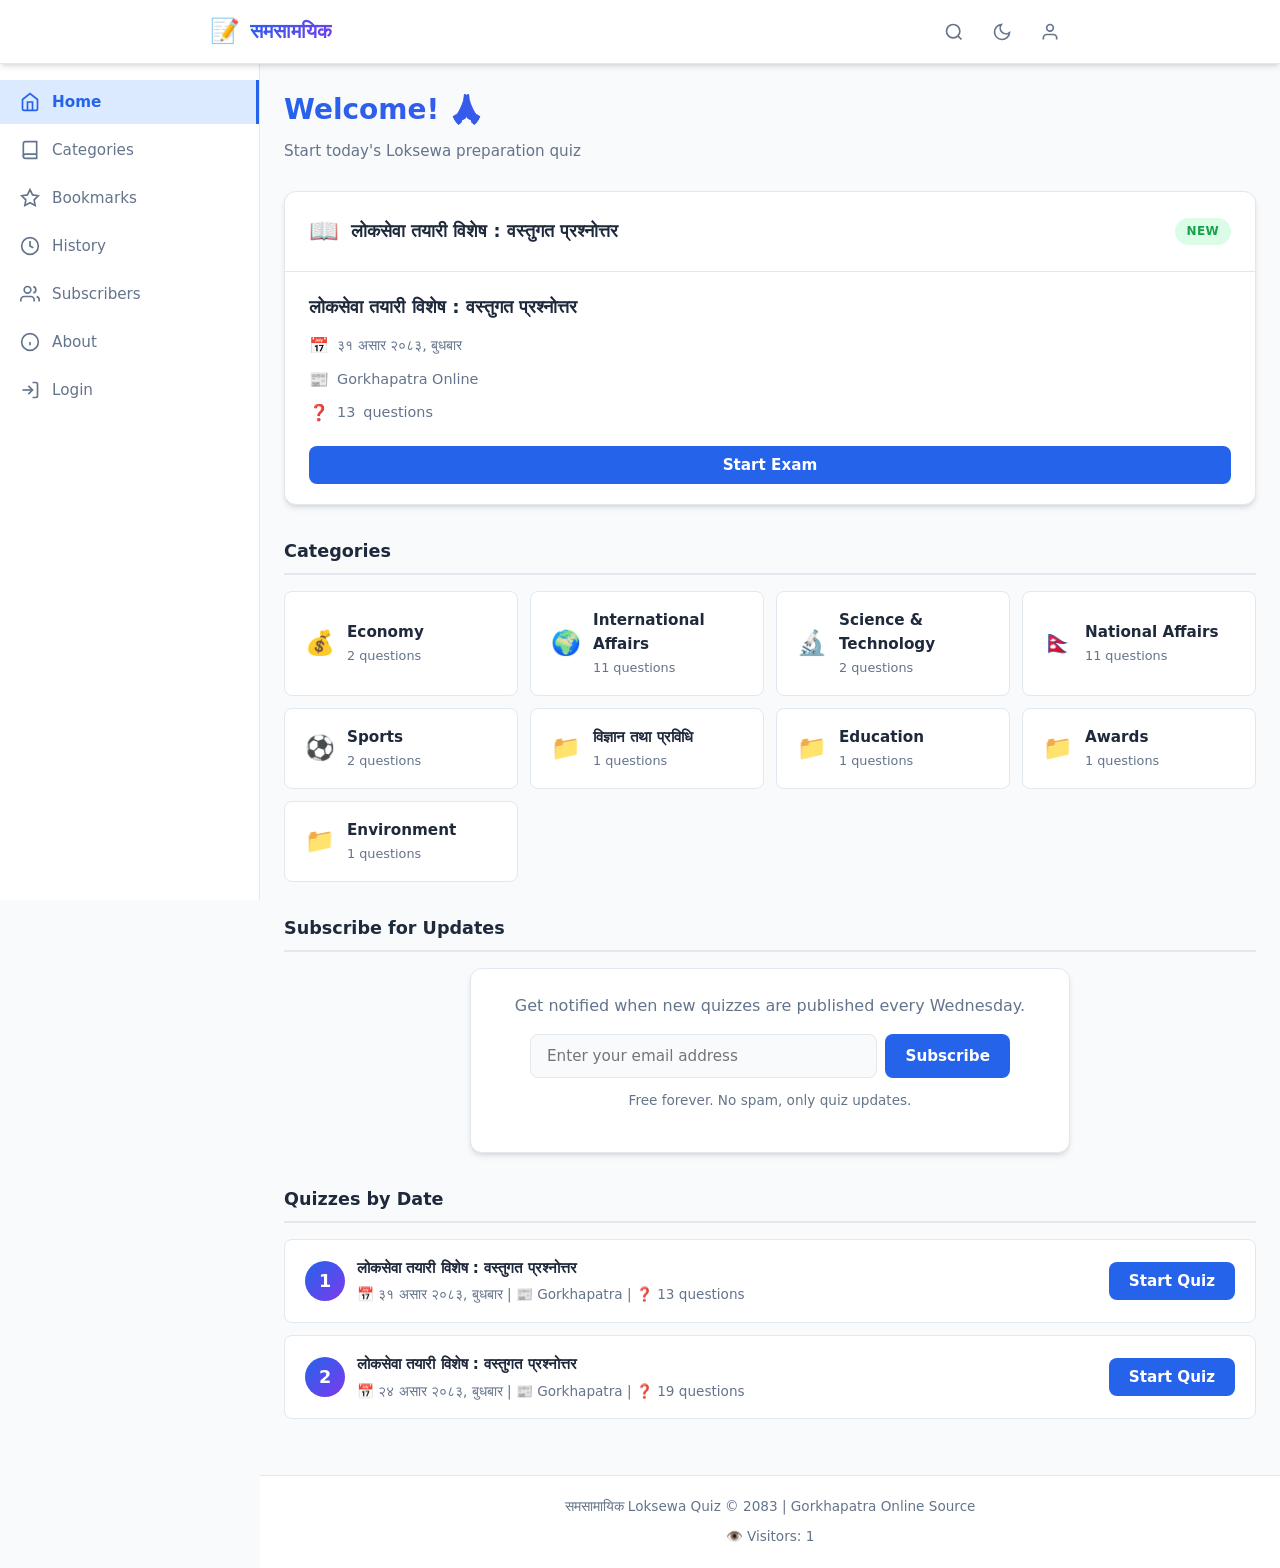
<file: docs/index.html>
<!DOCTYPE html>
<html lang="en">
<head>
  <meta charset="UTF-8">
  <meta name="viewport" content="width=device-width, initial-scale=1.0">
  <title>समसामयिक - Loksewa Quiz</title>
  <link rel="stylesheet" href="css/style.css">
  <link rel="stylesheet" href="css/dashboard.css">
  <link rel="stylesheet" href="css/quiz.css">
  <link rel="stylesheet" href="css/result.css">
  <link rel="manifest" href="manifest.json">
  <meta name="theme-color" content="#2563eb">
  <link rel="icon" href="data:image/svg+xml,<svg xmlns='http://www.w3.org/2000/svg' viewBox='0 0 100 100'><text y='.9em' font-size='90'>📝</text></svg>">

  <!-- Google Analytics (optional - replace with your GA4 ID) -->
  <!--
  <script async src="https://www.googletagmanager.com/gtag/js?id=G-XXXXXXXXXX"></script>
  <script>
    window.dataLayer = window.dataLayer || [];
    function gtag(){dataLayer.push(arguments);}
    gtag('js', new Date());
    gtag('config', 'G-XXXXXXXXXX');
  </script>
  -->
</head>
<body>
  <header class="app-header">
    <div class="container header-inner">
      <button class="sidebar-toggle" id="sidebar-toggle" aria-label="Toggle sidebar">
        <svg width="24" height="24" viewBox="0 0 24 24" fill="none" stroke="currentColor" stroke-width="2">
          <line x1="3" y1="6" x2="21" y2="6"></line>
          <line x1="3" y1="12" x2="21" y2="12"></line>
          <line x1="3" y1="18" x2="21" y2="18"></line>
        </svg>
      </button>
      <a href="#" class="logo" onclick="app.goHome(); return false;">
        <span class="logo-icon">📝</span>
        <span class="logo-text">समसामयिक</span>
      </a>
      <div class="header-actions">
        <button class="icon-btn" aria-label="Search" title="Search">
          <svg width="20" height="20" viewBox="0 0 24 24" fill="none" stroke="currentColor" stroke-width="2">
            <circle cx="11" cy="11" r="8"></circle>
            <line x1="21" y1="21" x2="16.65" y2="16.65"></line>
          </svg>
        </button>
        <button class="icon-btn" id="theme-toggle" aria-label="Toggle theme" title="Dark mode">
          <svg class="moon-icon" width="20" height="20" viewBox="0 0 24 24" fill="none" stroke="currentColor" stroke-width="2">
            <path d="M21 12.79A9 9 0 1 1 11.21 3 7 7 0 0 0 21 12.79z"></path>
          </svg>
          <svg class="sun-icon hidden" width="20" height="20" viewBox="0 0 24 24" fill="none" stroke="currentColor" stroke-width="2">
            <circle cx="12" cy="12" r="5"></circle>
            <line x1="12" y1="1" x2="12" y2="3"></line>
            <line x1="12" y1="21" x2="12" y2="23"></line>
            <line x1="4.22" y1="4.22" x2="5.64" y2="5.64"></line>
            <line x1="18.36" y1="18.36" x2="19.78" y2="19.78"></line>
            <line x1="1" y1="12" x2="3" y2="12"></line>
            <line x1="21" y1="12" x2="23" y2="12"></line>
            <line x1="4.22" y1="19.78" x2="5.64" y2="18.36"></line>
            <line x1="18.36" y1="5.64" x2="19.78" y2="4.22"></line>
          </svg>
        </button>
        <button class="icon-btn" id="profile-btn" aria-label="Profile" title="Profile">
          <svg width="20" height="20" viewBox="0 0 24 24" fill="none" stroke="currentColor" stroke-width="2">
            <path d="M20 21v-2a4 4 0 0 0-4-4H8a4 4 0 0 0-4 4v2"></path>
            <circle cx="12" cy="7" r="4"></circle>
          </svg>
        </button>
        <div class="profile-dropdown" id="profile-dropdown">
          <div class="profile-header">
            <div class="profile-avatar">👤</div>
            <div class="profile-info">
              <span class="profile-name" id="profile-name">Guest</span>
              <span class="profile-email" id="profile-email">guest@samasamaik</span>
            </div>
          </div>
          <div class="profile-stats">
            <div class="profile-stat">
              <span class="profile-stat-value" id="profile-quizzes">0</span>
              <span class="profile-stat-label">Quizzes</span>
            </div>
            <div class="profile-stat">
              <span class="profile-stat-value" id="profile-bookmarks">0</span>
              <span class="profile-stat-label">Bookmarks</span>
            </div>
            <div class="profile-stat">
              <span class="profile-stat-value" id="profile-subscribers">0</span>
              <span class="profile-stat-label">Subscribers</span>
            </div>
            <div class="profile-stat">
              <span class="profile-stat-value" id="profile-best">0%</span>
              <span class="profile-stat-label">Best</span>
            </div>
          </div>
          <div class="profile-menu">
            <button class="profile-menu-item" onclick="app.goHistory()">
              <span>📊</span> History
            </button>
            <button class="profile-menu-item" onclick="app.goBookmarks()">
              <span>🔖</span> Bookmarks
            </button>
            <button class="profile-menu-item" onclick="app.goAbout()">
              <span>ℹ️</span> About
            </button>
            <button class="profile-menu-item" onclick="app.handleLogout()">
              <span>🚪</span> Logout
            </button>
          </div>
        </div>
      </div>
    </div>
  </header>

  <aside class="sidebar" id="sidebar">
    <nav class="sidebar-nav">
      <button class="sidebar-link active" data-target="home" onclick="app.goHome()">
        <svg width="20" height="20" viewBox="0 0 24 24" fill="none" stroke="currentColor" stroke-width="2">
          <path d="M3 9l9-7 9 7v11a2 2 0 0 1-2 2H5a2 2 0 0 1-2-2z"></path>
          <polyline points="9 22 9 12 15 12 15 22"></polyline>
        </svg>
        <span>Home</span>
      </button>
      <button class="sidebar-link" data-target="categories" onclick="app.goCategories()">
        <svg width="20" height="20" viewBox="0 0 24 24" fill="none" stroke="currentColor" stroke-width="2">
          <path d="M4 19.5A2.5 2.5 0 0 1 6.5 17H20"></path>
          <path d="M6.5 2H20v20H6.5A2.5 2.5 0 0 1 4 19.5v-15A2.5 2.5 0 0 1 6.5 2z"></path>
        </svg>
        <span>Categories</span>
      </button>
      <button class="sidebar-link" data-target="bookmarks" onclick="app.goBookmarks()">
        <svg width="20" height="20" viewBox="0 0 24 24" fill="none" stroke="currentColor" stroke-width="2">
          <polygon points="12 2 15.09 8.26 22 9.27 17 14.14 18.18 21.02 12 17.77 5.82 21.02 7 14.14 2 9.27 8.91 8.26 12 2"></polygon>
        </svg>
        <span>Bookmarks</span>
      </button>
      <button class="sidebar-link" data-target="history" onclick="app.goHistory()">
        <svg width="20" height="20" viewBox="0 0 24 24" fill="none" stroke="currentColor" stroke-width="2">
          <circle cx="12" cy="12" r="10"></circle>
          <polyline points="12 6 12 12 16 14"></polyline>
        </svg>
        <span>History</span>
      </button>
      <button class="sidebar-link" data-target="subscribers" onclick="app.goSubscribers()">
        <svg width="20" height="20" viewBox="0 0 24 24" fill="none" stroke="currentColor" stroke-width="2">
          <path d="M17 21v-2a4 4 0 0 0-4-4H5a4 4 0 0 0-4 4v2"></path>
          <circle cx="9" cy="7" r="4"></circle>
          <path d="M23 21v-2a4 4 0 0 0-3-3.87"></path>
          <path d="M16 3.13a4 4 0 0 1 0 7.75"></path>
        </svg>
        <span>Subscribers</span>
      </button>
      <button class="sidebar-link" data-target="about" onclick="app.goAbout()">
        <svg width="20" height="20" viewBox="0 0 24 24" fill="none" stroke="currentColor" stroke-width="2">
          <circle cx="12" cy="12" r="10"></circle>
          <line x1="12" y1="16" x2="12" y2="12"></line>
          <line x1="12" y1="8" x2="12.01" y2="8"></line>
        </svg>
        <span>About</span>
      </button>
      <button class="sidebar-link" id="nav-login" data-target="login" onclick="app.goLogin()">
        <svg width="20" height="20" viewBox="0 0 24 24" fill="none" stroke="currentColor" stroke-width="2">
          <path d="M15 3h4a2 2 0 0 1 2 2v14a2 2 0 0 1-2 2h-4"></path>
          <polyline points="10 17 15 12 10 7"></polyline>
          <line x1="15" y1="12" x2="3" y2="12"></line>
        </svg>
        <span>Login</span>
      </button>
      <button class="sidebar-link hidden" id="nav-logout" onclick="app.handleLogout()">
        <svg width="20" height="20" viewBox="0 0 24 24" fill="none" stroke="currentColor" stroke-width="2">
          <path d="M9 21H5a2 2 0 0 1-2-2V5a2 2 0 0 1 2-2h4"></path>
          <polyline points="16 17 21 12 16 7"></polyline>
          <line x1="21" y1="12" x2="9" y2="12"></line>
        </svg>
        <span>Logout</span>
      </button>
    </nav>
  </aside>

  <main class="main-content">
    <section id="view-home" class="view active">
      <div class="dashboard">
        <div class="dashboard-header">
          <h1 class="dashboard-title">Welcome! 🙏</h1>
          <p class="dashboard-subtitle">Start today's Loksewa preparation quiz</p>
        </div>

        <div class="dashboard-grid">
          <div class="card latest-card" id="latest-card">
            <div class="card-header">
              <span class="card-icon">📖</span>
              <h2 class="card-title">New Quiz</h2>
              <span class="badge badge-new">New</span>
            </div>
            <div class="card-body">
              <h3 id="latest-title" class="latest-title">Loading...</h3>
              <div class="latest-meta">
                <span class="meta-item"><span class="meta-icon">📅</span> <span id="latest-date">-</span></span>
                <span class="meta-item"><span class="meta-icon">📰</span> Gorkhapatra Online</span>
                <span class="meta-item"><span class="meta-icon">❓</span> <span id="latest-count">-</span> questions</span>
              </div>
              <button class="btn btn-primary btn-block" onclick="app.startLatestQuiz()">Start Exam</button>
            </div>
          </div>
        </div>

        <div class="dashboard-section">
          <h3 class="section-title">Categories</h3>
          <div id="categories-list" class="categories-grid"></div>
        </div>

        <div class="dashboard-section">
          <h3 class="section-title">Subscribe for Updates</h3>
          <div class="subscribe-card">
            <p>Get notified when new quizzes are published every Wednesday.</p>
            <form id="subscribe-form" onsubmit="app.handleSubscribe(event)">
              <div class="subscribe-input-group">
                <input type="email" id="subscribe-email" required placeholder="Enter your email address">
                <button type="submit" class="btn btn-primary">Subscribe</button>
              </div>
            </form>
            <p class="subscribe-note">Free forever. No spam, only quiz updates.</p>
          </div>
        </div>

        <div class="dashboard-section">
          <h3 class="section-title">Quizzes by Date</h3>
          <div id="quizzes-by-date" class="quizzes-by-date"></div>
        </div>
      </div>
    </section>

    <section id="view-quiz" class="view">
      <div class="quiz-header">
        <div class="quiz-meta">
          <span id="quiz-title" class="quiz-title"></span>
          <span id="quiz-timer" class="quiz-timer">00:00</span>
        </div>
        <div class="progress-bar">
          <div id="progress-fill" class="progress-fill"></div>
        </div>
        <div class="quiz-stats">
          <span id="question-counter">Question 1/10</span>
          <span id="score-display">Score: 0</span>
        </div>
      </div>
      <div id="quiz-container" class="quiz-container">
        <div class="question-card">
          <div class="question-meta">
            <span id="question-category" class="badge badge-category"></span>
            <span id="question-difficulty" class="badge badge-difficulty"></span>
          </div>
          <h3 id="question-text" class="question-text"></h3>
          <div id="options-grid" class="options-grid"></div>
        </div>
      </div>
      <div class="quiz-footer">
        <button id="btn-prev" class="btn btn-secondary" onclick="quiz.prevQuestion()">Previous</button>
        <button id="btn-next" class="btn btn-primary" onclick="quiz.nextQuestion()">Next</button>
        <button id="btn-submit" class="btn btn-success hidden" onclick="quiz.submitQuiz()">Submit</button>
      </div>
    </section>

    <section id="view-result" class="view">
      <div class="result-card">
        <div class="result-header">
          <h2 class="result-title">Result</h2>
          <div class="score-circle">
            <span id="result-score" class="score-number">0</span>
            <span class="score-total">/ <span id="result-total">0</span></span>
          </div>
          <p id="result-percentage" class="result-percentage"></p>
          <p id="result-message" class="result-message"></p>
          <p id="result-quote" class="result-quote"></p>
        </div>
        <div class="result-details">
          <div class="result-stat">
            <span class="result-stat-label">Time</span>
            <span id="result-time" class="result-stat-value">-</span>
          </div>
          <div class="result-stat">
            <span class="result-stat-label">Accuracy</span>
            <span id="result-accuracy" class="result-stat-value">-</span>
          </div>
          <div class="result-stat">
            <span class="result-stat-label">Points</span>
            <span id="result-points" class="result-stat-value">-</span>
          </div>
          <div class="result-stat">
            <span class="result-stat-label">Attempted</span>
            <span id="result-attempted" class="result-stat-value">-</span>
          </div>
          <div class="result-stat">
            <span class="result-stat-label">Wrong</span>
            <span id="result-wrong" class="result-stat-value">-</span>
          </div>
        </div>
        <div class="result-actions">
          <button class="btn btn-primary" onclick="app.startLatestQuiz()">Retry</button>
          <button class="btn btn-secondary" onclick="app.goHome()">Go Home</button>
          <button class="btn btn-outline" onclick="result.reviewAnswers()">Review Answers</button>
          <button class="btn btn-success" onclick="result.downloadPDF()">Download PDF</button>
        </div>
      </div>
      <div id="review-section" class="review-section hidden"></div>
    </section>

    <section id="view-login" class="view">
      <div class="dashboard">
        <div class="dashboard-header">
          <h1 class="dashboard-title">Welcome to Samasamaik</h1>
          <p class="dashboard-subtitle">Please login or create an account to save your progress</p>
        </div>
        <div class="login-card">
          <div class="login-tabs">
            <button class="login-tab active" id="tab-login" onclick="app.switchLoginTab('login')">Login</button>
            <button class="login-tab" id="tab-register" onclick="app.switchLoginTab('register')">Register</button>
          </div>
          <div class="login-body">
            <form id="login-form" onsubmit="app.handleLogin(event)">
              <div class="form-group">
                <label for="login-username">Username</label>
                <input type="text" id="login-username" required placeholder="Enter username">
              </div>
              <div class="form-group">
                <label for="login-password">Password</label>
                <input type="password" id="login-password" required placeholder="Enter password">
              </div>
              <button type="submit" class="btn btn-primary btn-block">Login</button>
            </form>
            <form id="register-form" class="hidden" onsubmit="app.handleRegister(event)">
              <div class="form-group">
                <label for="register-username">Username</label>
                <input type="text" id="register-username" required placeholder="Choose username">
              </div>
              <div class="form-group">
                <label for="register-password">Password</label>
                <input type="password" id="register-password" required placeholder="Choose password">
              </div>
              <div class="form-group">
                <label for="register-confirm">Confirm Password</label>
                <input type="password" id="register-confirm" required placeholder="Confirm password">
              </div>
              <button type="submit" class="btn btn-primary btn-block">Create Account</button>
            </form>
          </div>
        </div>
      </div>
    </section>

    <section id="view-subscribers" class="view">
      <div class="dashboard">
        <div class="dashboard-header">
          <h1 class="dashboard-title">Subscribers</h1>
          <p class="dashboard-subtitle">People who subscribed for quiz updates</p>
        </div>
        <div id="subscribers-list" class="subscribers-list"></div>
      </div>
    </section>

    <section id="view-categories" class="view">
      <div class="dashboard">
        <div class="dashboard-header">
          <h1 class="dashboard-title">Categories</h1>
          <p class="dashboard-subtitle">Take quizzes by subject</p>
        </div>
        <div id="categories-full-list" class="categories-grid"></div>
      </div>
    </section>

    <section id="view-bookmarks" class="view">
      <div class="dashboard">
        <div class="dashboard-header">
          <h1 class="dashboard-title">Bookmarks</h1>
          <p class="dashboard-subtitle">Questions you've bookmarked</p>
        </div>
        <div id="bookmarks-list" class="empty-state">
          <p>No bookmarks yet.</p>
        </div>
      </div>
    </section>

    <section id="view-history" class="view">
      <div class="dashboard">
        <div class="dashboard-header">
          <h1 class="dashboard-title">Exam History</h1>
          <p class="dashboard-subtitle">Your past exam results</p>
        </div>
        <div id="history-list" class="history-list"></div>
      </div>
    </section>

    <section id="view-about" class="view">
      <div class="dashboard">
        <div class="dashboard-header">
          <h1 class="dashboard-title">About Samasamaik</h1>
          <p class="dashboard-subtitle">Free educational platform for competitive exam aspirants</p>
        </div>
        <div class="card">
          <div class="card-body">
            <p>Welcome to <strong>Samasamaik</strong> — a free educational platform dedicated to helping competitive exam aspirants in Nepal stay informed through high-quality current affairs quizzes, concise explanations, and structured learning resources.</p>

            <p>The platform primarily transforms important current affairs published in trusted Nepali newspapers, especially <strong>Gorkhapatra</strong>, into interactive multiple-choice questions. Each quiz includes detailed explanations and key study points, making revision faster, smarter, and more effective.</p>

            <p>Whether you are preparing for <strong>Loksewa (Public Service Commission), Nepal Rastra Bank (NRB), Banking, Teacher Service Commission (TSC), Nepal Police, Armed Police Force (APF), Nepal Army, Foreign Service, Engineering, or other competitive examinations</strong>, Samasamaik provides an efficient way to stay updated with current affairs while strengthening your exam preparation.</p>

            <h3>Our Mission</h3>
            <p>Our mission is to make current affairs preparation simple, reliable, and accessible for every learner in Nepal by leveraging technology and artificial intelligence.</p>
            <p>We believe students should spend more time understanding important events and less time searching for reliable study materials.</p>

            <h3>What We Offer</h3>
            <ul>
              <li>Daily and weekly current affairs quizzes</li>
              <li>AI-assisted question generation</li>
              <li>Detailed explanations and study points</li>
              <li>Topic-wise categorization</li>
              <li>Bookmark important questions</li>
              <li>Quiz history and progress tracking</li>
              <li>Mobile-friendly interface</li>
              <li>Free access for all learners</li>
            </ul>

            <h3>Coming Soon</h3>
            <ul>
              <li>AI Study Assistant</li>
              <li>Flashcards</li>
              <li>Personalized revision plans</li>
              <li>Full-length mock examinations</li>
              <li>Performance analytics</li>
              <li>Offline mode</li>
              <li>Multiple exam categories</li>
              <li>Mobile application</li>
            </ul>

            <h3>About the Developer</h3>
            <p>Hello! I'm <strong>Shreedhar Sharma Bhatta</strong>, a Mechanical Engineer and Public Administration graduate from Nepal. I currently work in the <strong>Electromechanical Division at Gautam Buddha International Airport (Civil Aviation Authority of Nepal – CAAN)</strong>. Beyond engineering, I am deeply interested in <strong>public policy, public administration, artificial intelligence, automation, and educational technology</strong>.</p>

            <p><strong>Samasamaik</strong> was created to combine these interests by transforming current affairs into structured learning resources for students preparing for competitive examinations in Nepal. My goal is to make reliable current affairs more accessible, engaging, and useful through technology, helping aspirants stay informed and prepare with confidence.</p>

            <h3>Why Samasamaik?</h3>
            <p>Preparing for competitive examinations often requires reading newspapers every day, identifying important topics, and making personal notes. This process can be time-consuming.</p>
            <p>Samasamaik simplifies this by converting significant current affairs into exam-oriented quizzes with explanations, allowing learners to revise important topics quickly and effectively. The platform is designed to save time while improving understanding and retention.</p>

            <h3>Contact</h3>
            <p><strong>Developer:</strong> Shreedhar Sharma Bhatta</p>
            <p><strong>Phone:</strong> +977 9821429656</p>
            <p>For suggestions, feature requests, bug reports, or collaboration opportunities, feel free to get in touch.</p>

            <h3>Disclaimer</h3>
            <p>Samasamaik is an independent educational platform developed solely for learning and competitive examination preparation.</p>
            <p>The platform summarizes and transforms information from publicly available and trusted news sources into educational content. <strong>Samasamaik is not affiliated with, endorsed by, or officially associated with Gorkhapatra, the Public Service Commission (Loksewa Aayog), Nepal Rastra Bank, the Civil Aviation Authority of Nepal, or any other government organization.</strong></p>
            <p>All trademarks, names, and publications belong to their respective owners. Users are encouraged to verify important information through official government notifications and original publications before relying on it for examination or professional purposes.</p>

            <p><strong>Version:</strong> 1.0.0</p>
            <p><strong>Made with ❤️ in Nepal for Competitive Exam Aspirants.</strong></p>
          </div>
        </div>
      </div>
    </section>
  </main>

  <footer class="app-footer">
    <div class="container">
      <p>समसामायिक Loksewa Quiz &copy; 2083 | Gorkhapatra Online Source</p>
      <p class="visitor-counter">👁️ Visitors: <span id="visitor-count">0</span></p>
    </div>
  </footer>

  <script src="js/utils.js"></script>
  <script src="js/storage.js"></script>
  <script src="js/home.js"></script>
  <script src="js/quiz.js"></script>
  <script src="js/result.js"></script>
  <script src="js/app.js"></script>
</body>
</html>
</file>
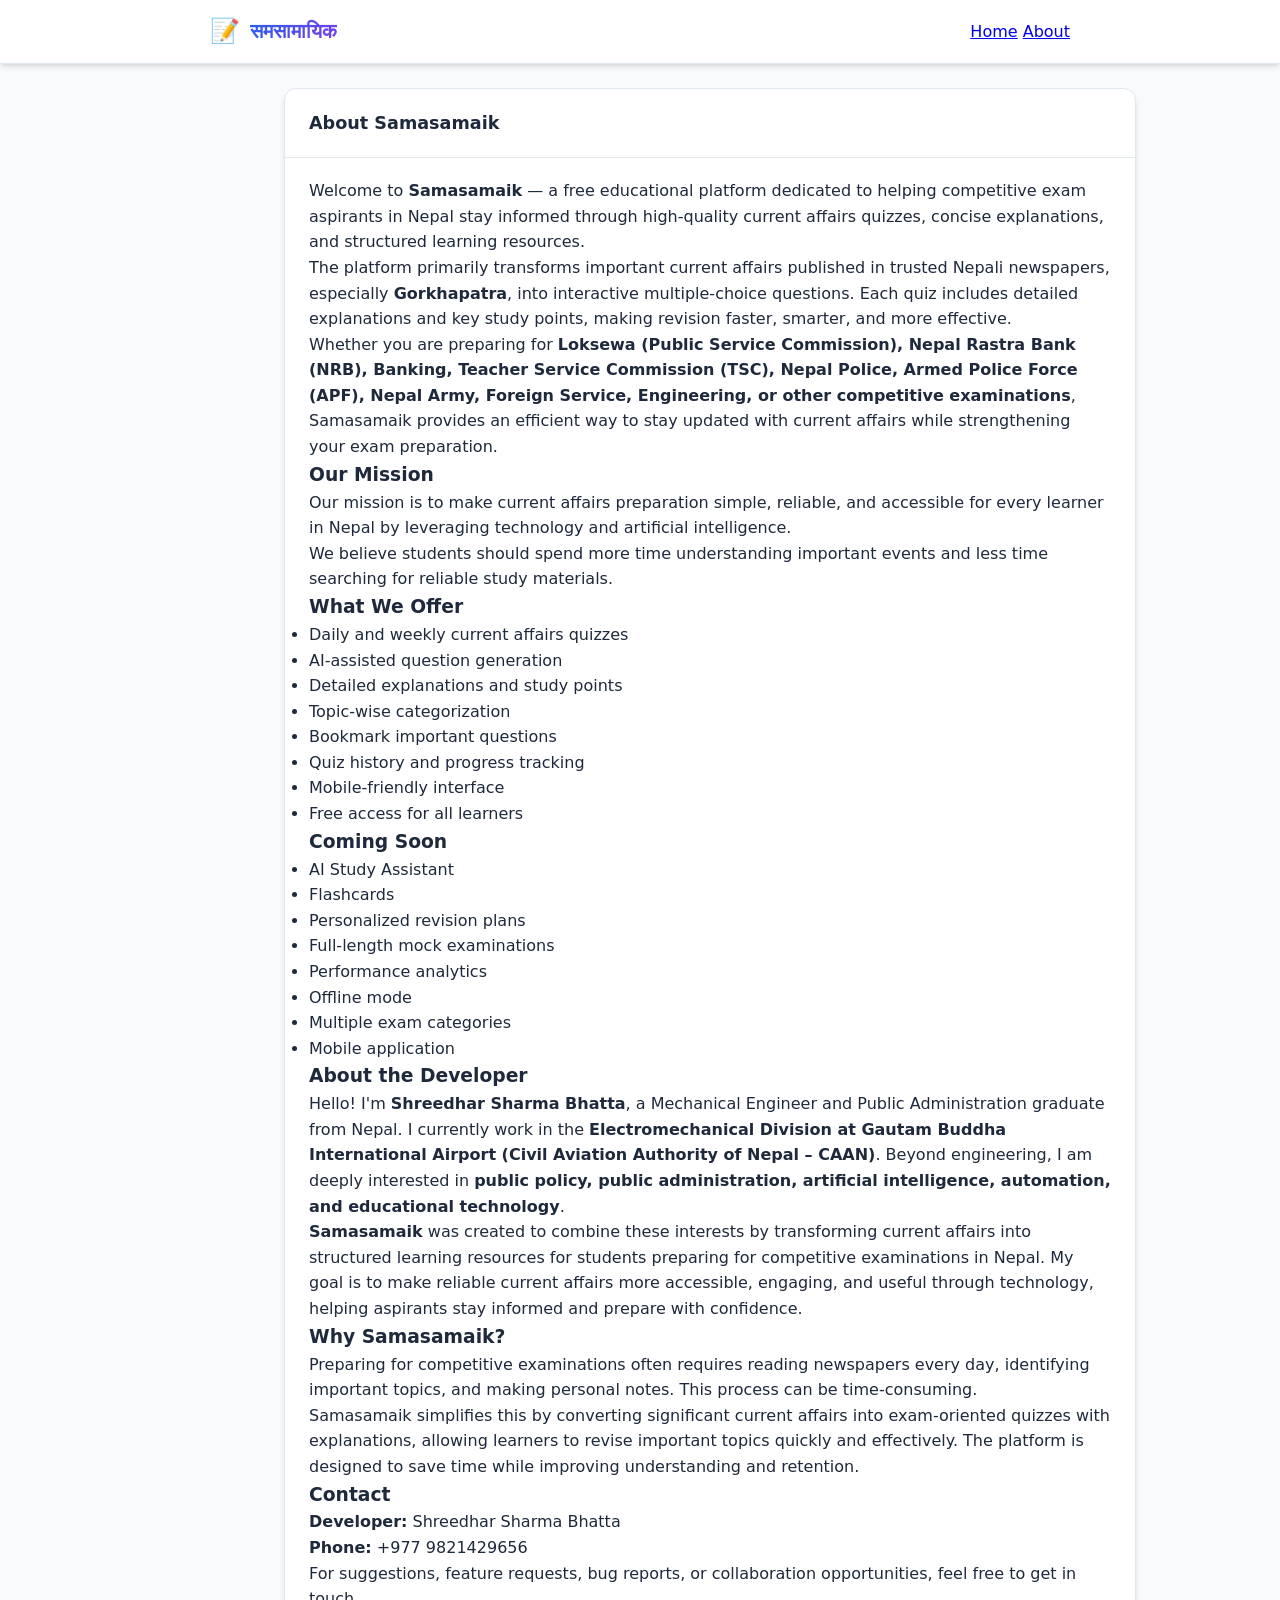
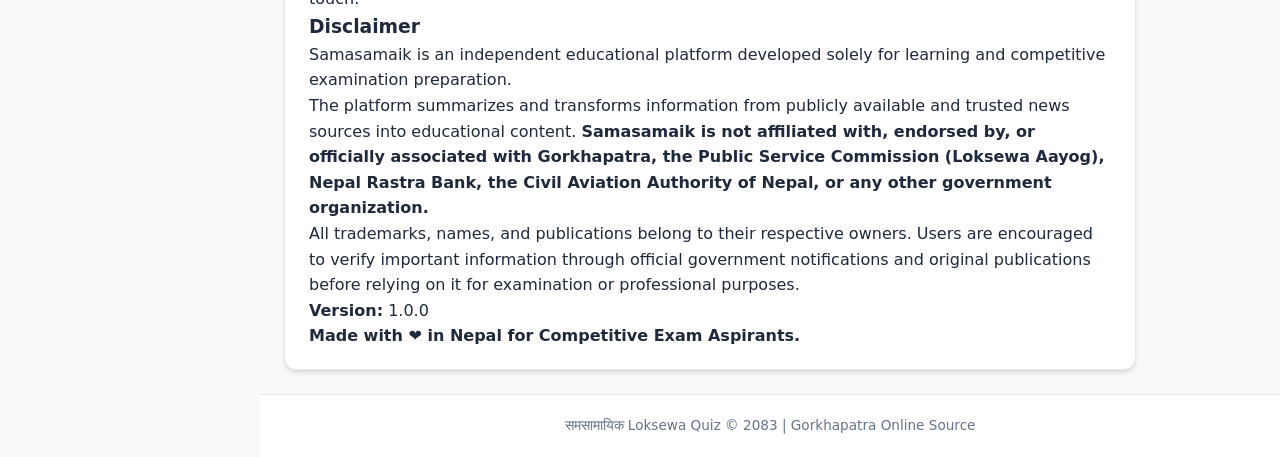
<file: docs/about.html>
<!DOCTYPE html>
<html lang="en">
<head>
  <meta charset="UTF-8">
  <meta name="viewport" content="width=device-width, initial-scale=1.0">
  <title>About - समसामायिक</title>
  <link rel="stylesheet" href="css/style.css">
  <link rel="manifest" href="manifest.json">
  <meta name="theme-color" content="#2563eb">
</head>
<body>
  <header class="app-header">
    <div class="container header-inner">
      <a href="index.html" class="logo">
        <span class="logo-icon">📝</span>
        <span class="logo-text">समसामायिक</span>
      </a>
      <nav class="main-nav">
        <a href="index.html" class="nav-link">Home</a>
        <a href="about.html" class="nav-link active">About</a>
      </nav>
    </div>
  </header>

  <main class="container main-content">
    <div class="card">
      <div class="card-header">
        <h2 class="card-title">About Samasamaik</h2>
      </div>
      <div class="card-body">
        <p>Welcome to <strong>Samasamaik</strong> — a free educational platform dedicated to helping competitive exam aspirants in Nepal stay informed through high-quality current affairs quizzes, concise explanations, and structured learning resources.</p>

        <p>The platform primarily transforms important current affairs published in trusted Nepali newspapers, especially <strong>Gorkhapatra</strong>, into interactive multiple-choice questions. Each quiz includes detailed explanations and key study points, making revision faster, smarter, and more effective.</p>

        <p>Whether you are preparing for <strong>Loksewa (Public Service Commission), Nepal Rastra Bank (NRB), Banking, Teacher Service Commission (TSC), Nepal Police, Armed Police Force (APF), Nepal Army, Foreign Service, Engineering, or other competitive examinations</strong>, Samasamaik provides an efficient way to stay updated with current affairs while strengthening your exam preparation.</p>

        <h3>Our Mission</h3>
        <p>Our mission is to make current affairs preparation simple, reliable, and accessible for every learner in Nepal by leveraging technology and artificial intelligence.</p>
        <p>We believe students should spend more time understanding important events and less time searching for reliable study materials.</p>

        <h3>What We Offer</h3>
        <ul>
          <li>Daily and weekly current affairs quizzes</li>
          <li>AI-assisted question generation</li>
          <li>Detailed explanations and study points</li>
          <li>Topic-wise categorization</li>
          <li>Bookmark important questions</li>
          <li>Quiz history and progress tracking</li>
          <li>Mobile-friendly interface</li>
          <li>Free access for all learners</li>
        </ul>

        <h3>Coming Soon</h3>
        <ul>
          <li>AI Study Assistant</li>
          <li>Flashcards</li>
          <li>Personalized revision plans</li>
          <li>Full-length mock examinations</li>
          <li>Performance analytics</li>
          <li>Offline mode</li>
          <li>Multiple exam categories</li>
          <li>Mobile application</li>
        </ul>

        <h3>About the Developer</h3>
        <p>Hello! I'm <strong>Shreedhar Sharma Bhatta</strong>, a Mechanical Engineer and Public Administration graduate from Nepal. I currently work in the <strong>Electromechanical Division at Gautam Buddha International Airport (Civil Aviation Authority of Nepal – CAAN)</strong>. Beyond engineering, I am deeply interested in <strong>public policy, public administration, artificial intelligence, automation, and educational technology</strong>.</p>

        <p><strong>Samasamaik</strong> was created to combine these interests by transforming current affairs into structured learning resources for students preparing for competitive examinations in Nepal. My goal is to make reliable current affairs more accessible, engaging, and useful through technology, helping aspirants stay informed and prepare with confidence.</p>

        <h3>Why Samasamaik?</h3>
        <p>Preparing for competitive examinations often requires reading newspapers every day, identifying important topics, and making personal notes. This process can be time-consuming.</p>
        <p>Samasamaik simplifies this by converting significant current affairs into exam-oriented quizzes with explanations, allowing learners to revise important topics quickly and effectively. The platform is designed to save time while improving understanding and retention.</p>

        <h3>Contact</h3>
        <p><strong>Developer:</strong> Shreedhar Sharma Bhatta</p>
        <p><strong>Phone:</strong> +977 9821429656</p>
        <p>For suggestions, feature requests, bug reports, or collaboration opportunities, feel free to get in touch.</p>

        <h3>Disclaimer</h3>
        <p>Samasamaik is an independent educational platform developed solely for learning and competitive examination preparation.</p>
        <p>The platform summarizes and transforms information from publicly available and trusted news sources into educational content. <strong>Samasamaik is not affiliated with, endorsed by, or officially associated with Gorkhapatra, the Public Service Commission (Loksewa Aayog), Nepal Rastra Bank, the Civil Aviation Authority of Nepal, or any other government organization.</strong></p>
        <p>All trademarks, names, and publications belong to their respective owners. Users are encouraged to verify important information through official government notifications and original publications before relying on it for examination or professional purposes.</p>

        <p><strong>Version:</strong> 1.0.0</p>
        <p><strong>Made with ❤️ in Nepal for Competitive Exam Aspirants.</strong></p>
      </div>
    </div>
  </main>

  <footer class="app-footer">
    <div class="container">
      <p>समसामायिक Loksewa Quiz &copy; 2083 | Gorkhapatra Online Source</p>
    </div>
  </footer>
</body>
</html>
</file>
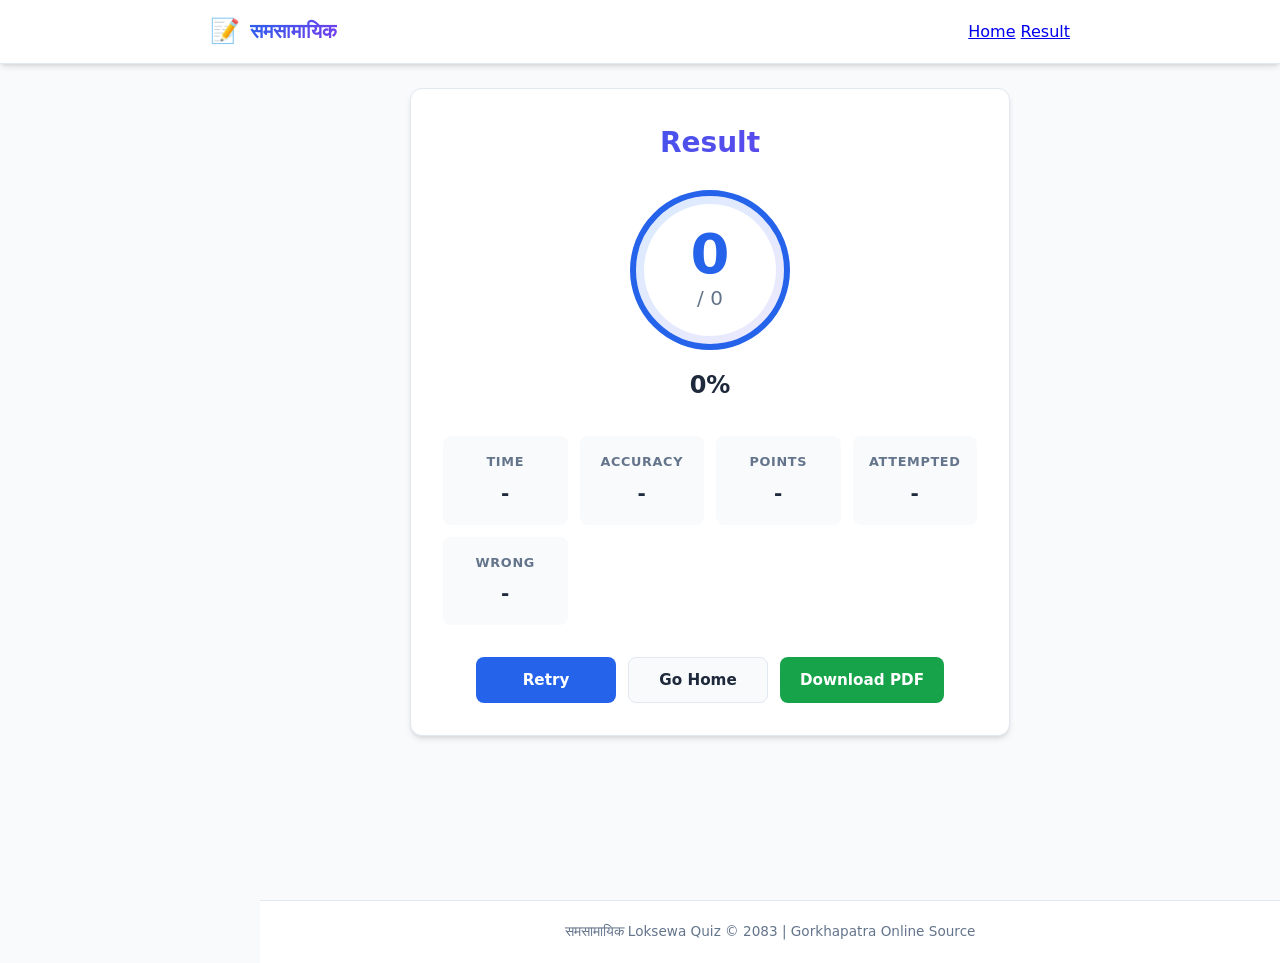
<file: docs/result.html>
<!DOCTYPE html>
<html lang="en">
<head>
  <meta charset="UTF-8">
  <meta name="viewport" content="width=device-width, initial-scale=1.0">
  <title>Result - समसामायिक</title>
  <link rel="stylesheet" href="css/style.css">
  <link rel="stylesheet" href="css/result.css">
  <link rel="manifest" href="manifest.json">
  <meta name="theme-color" content="#2563eb">
</head>
<body>
  <header class="app-header">
    <div class="container header-inner">
      <a href="index.html" class="logo">
        <span class="logo-icon">📝</span>
        <span class="logo-text">समसामायिक</span>
      </a>
      <nav class="main-nav">
        <a href="index.html" class="nav-link">Home</a>
        <a href="result.html" class="nav-link active">Result</a>
      </nav>
    </div>
  </header>

  <main class="container main-content">
    <div class="result-card">
      <div class="result-header">
        <h2 class="result-title">Result</h2>
        <div class="score-circle">
          <span id="result-score" class="score-number">0</span>
          <span class="score-total">/ <span id="result-total">0</span></span>
        </div>
        <p id="result-percentage" class="result-percentage">0%</p>
        <p id="result-message" class="result-message"></p>
        <p id="result-quote" class="result-quote"></p>
      </div>
      <div class="result-details">
        <div class="result-stat">
          <span class="result-stat-label">Time</span>
          <span id="result-time" class="result-stat-value">-</span>
        </div>
        <div class="result-stat">
          <span class="result-stat-label">Accuracy</span>
          <span id="result-accuracy" class="result-stat-value">-</span>
        </div>
        <div class="result-stat">
          <span class="result-stat-label">Points</span>
          <span id="result-points" class="result-stat-value">-</span>
        </div>
        <div class="result-stat">
          <span class="result-stat-label">Attempted</span>
          <span id="result-attempted" class="result-stat-value">-</span>
        </div>
        <div class="result-stat">
          <span class="result-stat-label">Wrong</span>
          <span id="result-wrong" class="result-stat-value">-</span>
        </div>
      </div>
      <div class="result-actions">
        <a href="index.html" class="btn btn-primary">Retry</a>
        <a href="index.html" class="btn btn-secondary">Go Home</a>
        <button class="btn btn-success" onclick="result.downloadPDF()">Download PDF</button>
      </div>
    </div>
  </main>

  <footer class="app-footer">
    <div class="container">
      <p>समसामायिक Loksewa Quiz &copy; 2083 | Gorkhapatra Online Source</p>
    </div>
  </footer>

  <script src="js/utils.js"></script>
  <script src="js/storage.js"></script>
  <script src="js/result.js"></script>
  <script>
    document.addEventListener('DOMContentLoaded', () => {
      const results = Storage.getResults();
      if (results.length > 0) {
        const latest = results[0];
        resultView.show(latest);
      }
    });
  </script>
</body>
</html>
</file>
<file: docs/css/style.css>
:root {
  --primary: #2563eb;
  --primary-dark: #1d4ed8;
  --primary-light: #dbeafe;
  --success: #16a34a;
  --success-light: #dcfce7;
  --danger: #dc2626;
  --danger-light: #fee2e2;
  --warning: #d97706;
  --warning-light: #fef3c7;
  --bg: #f8fafc;
  --surface: #ffffff;
  --text: #1e293b;
  --text-muted: #64748b;
  --border: #e2e8f0;
  --shadow: 0 4px 6px -1px rgb(0 0 0 / 0.1), 0 2px 4px -2px rgb(0 0 0 / 0.1);
  --shadow-lg: 0 10px 15px -3px rgb(0 0 0 / 0.1), 0 4px 6px -4px rgb(0 0 0 / 0.1);
  --radius: 12px;
  --radius-sm: 8px;
  --sidebar-width: 260px;
  --header-height: 64px;
}

* {
  margin: 0;
  padding: 0;
  box-sizing: border-box;
}

html {
  scroll-behavior: smooth;
}

body {
  font-family: 'Segoe UI', system-ui, -apple-system, sans-serif;
  background: var(--bg);
  color: var(--text);
  line-height: 1.6;
  min-height: 100vh;
  display: flex;
  flex-direction: column;
}

.container {
  max-width: 900px;
  margin: 0 auto;
  padding: 0 16px;
  width: 100%;
}

.app-header {
  background: var(--surface);
  border-bottom: 1px solid var(--border);
  position: fixed;
  top: 0;
  left: 0;
  right: 0;
  z-index: 100;
  height: var(--header-height);
  box-shadow: var(--shadow);
}

.header-inner {
  display: flex;
  align-items: center;
  justify-content: space-between;
  height: 100%;
  padding: 0 20px;
}

.sidebar-toggle {
  display: none;
  background: none;
  border: none;
  cursor: pointer;
  padding: 8px;
  border-radius: var(--radius-sm);
  color: var(--text);
  margin-right: 12px;
}

.sidebar-toggle:hover {
  background: var(--bg);
}

.logo {
  display: flex;
  align-items: center;
  gap: 10px;
  text-decoration: none;
  color: var(--text);
  font-weight: 700;
  font-size: 1.25rem;
}

.logo-icon {
  font-size: 1.5rem;
}

.logo-text {
  background: linear-gradient(135deg, var(--primary), #7c3aed);
  -webkit-background-clip: text;
  -webkit-text-fill-color: transparent;
  background-clip: text;
}

.header-actions {
  display: flex;
  align-items: center;
  gap: 8px;
}

.icon-btn {
  width: 40px;
  height: 40px;
  display: flex;
  align-items: center;
  justify-content: center;
  background: none;
  border: none;
  border-radius: var(--radius-sm);
  cursor: pointer;
  color: var(--text-muted);
  transition: all 0.2s;
}

.icon-btn:hover {
  background: var(--bg);
  color: var(--primary);
}

.sidebar {
  position: fixed;
  top: var(--header-height);
  left: 0;
  width: var(--sidebar-width);
  height: calc(100vh - var(--header-height));
  background: var(--surface);
  border-right: 1px solid var(--border);
  z-index: 90;
  overflow-y: auto;
  transition: transform 0.3s ease;
}

.sidebar-nav {
  padding: 16px 0;
  display: flex;
  flex-direction: column;
  gap: 4px;
}

.sidebar-link {
  display: flex;
  align-items: center;
  gap: 12px;
  width: 100%;
  padding: 12px 20px;
  background: none;
  border: none;
  cursor: pointer;
  font-size: 0.95rem;
  font-weight: 500;
  color: var(--text-muted);
  transition: all 0.2s;
  text-align: left;
  font-family: inherit;
}

.sidebar-link:hover {
  color: var(--primary);
  background: var(--primary-light);
}

.sidebar-link.active {
  color: var(--primary);
  background: var(--primary-light);
  font-weight: 600;
  border-right: 3px solid var(--primary);
}

.main-content {
  margin-left: var(--sidebar-width);
  margin-top: var(--header-height);
  flex: 1;
  padding: 24px;
  min-height: calc(100vh - var(--header-height));
}

.view {
  display: none;
  animation: fadeIn 0.3s ease;
}

.view.active {
  display: block;
}

@keyframes fadeIn {
  from { opacity: 0; transform: translateY(8px); }
  to { opacity: 1; transform: translateY(0); }
}

.dashboard {
  max-width: 1200px;
  margin: 0 auto;
}

.dashboard-header {
  margin-bottom: 24px;
}

.dashboard-title {
  font-size: 1.75rem;
  font-weight: 800;
  margin-bottom: 4px;
}

.dashboard-subtitle {
  color: var(--text-muted);
  font-size: 0.95rem;
}

.dashboard-grid {
  display: grid;
  gap: 20px;
  margin-bottom: 32px;
}

.dashboard-section {
  margin-bottom: 32px;
}

.section-title {
  font-size: 1.1rem;
  font-weight: 700;
  margin-bottom: 16px;
  padding-bottom: 8px;
  border-bottom: 2px solid var(--border);
}

.card {
  background: var(--surface);
  border-radius: var(--radius);
  box-shadow: var(--shadow);
  border: 1px solid var(--border);
  overflow: hidden;
}

.card-header {
  padding: 20px 24px;
  display: flex;
  align-items: center;
  gap: 12px;
  border-bottom: 1px solid var(--border);
}

.card-icon {
  font-size: 1.5rem;
}

.card-title {
  font-size: 1.1rem;
  font-weight: 700;
  flex: 1;
}

.card-body {
  padding: 20px 24px;
}

.badge {
  display: inline-flex;
  align-items: center;
  padding: 4px 12px;
  border-radius: 20px;
  font-size: 0.75rem;
  font-weight: 600;
  text-transform: uppercase;
  letter-spacing: 0.025em;
}

.badge-new {
  background: var(--success-light);
  color: var(--success);
}

.badge-category {
  background: var(--primary-light);
  color: var(--primary);
}

.badge-difficulty {
  background: var(--warning-light);
  color: var(--warning);
}

.latest-title {
  font-size: 1.1rem;
  font-weight: 700;
  margin-bottom: 12px;
  color: var(--text);
}

.latest-meta {
  display: flex;
  flex-direction: column;
  gap: 8px;
  margin-bottom: 20px;
}

.meta-item {
  display: flex;
  align-items: center;
  gap: 8px;
  color: var(--text-muted);
  font-size: 0.9rem;
}

.meta-icon {
  font-size: 1rem;
  width: 20px;
  text-align: center;
}

.btn {
  display: inline-flex;
  align-items: center;
  justify-content: center;
  gap: 8px;
  padding: 10px 20px;
  border: none;
  border-radius: var(--radius-sm);
  font-size: 0.95rem;
  font-weight: 600;
  cursor: pointer;
  transition: all 0.2s;
  text-decoration: none;
  font-family: inherit;
}

.btn-primary {
  background: var(--primary);
  color: #fff;
}

.btn-primary:hover {
  background: var(--primary-dark);
  transform: translateY(-1px);
  box-shadow: var(--shadow);
}

.btn-secondary {
  background: var(--bg);
  color: var(--text);
  border: 1px solid var(--border);
}

.btn-secondary:hover {
  background: var(--border);
}

.btn-success {
  background: var(--success);
  color: #fff;
}

.btn-success:hover {
  background: #15803d;
}

.btn-outline {
  background: transparent;
  color: var(--primary);
  border: 2px solid var(--primary);
}

.btn-outline:hover {
  background: var(--primary-light);
}

.btn-block {
  width: 100%;
}

.categories-grid {
  display: grid;
  grid-template-columns: repeat(auto-fill, minmax(200px, 1fr));
  gap: 12px;
}

.category-card {
  display: flex;
  align-items: center;
  gap: 12px;
  padding: 16px 20px;
  background: var(--surface);
  border: 1px solid var(--border);
  border-radius: var(--radius-sm);
  cursor: pointer;
  transition: all 0.2s;
}

.category-card:hover {
  border-color: var(--primary);
  box-shadow: var(--shadow);
  transform: translateY(-2px);
}

.category-icon {
  font-size: 1.5rem;
}

.category-info {
  display: flex;
  flex-direction: column;
}

.category-name {
  font-weight: 600;
  font-size: 0.95rem;
}

.category-count {
  font-size: 0.8rem;
  color: var(--text-muted);
}

.archive-list {
  display: flex;
  flex-direction: column;
  gap: 12px;
}

.archive-item {
  display: flex;
  align-items: center;
  justify-content: space-between;
  padding: 16px 20px;
  background: var(--surface);
  border: 1px solid var(--border);
  border-radius: var(--radius-sm);
  transition: all 0.2s;
  cursor: pointer;
}

.archive-item:hover {
  border-color: var(--primary);
  box-shadow: var(--shadow);
}

.archive-item-info {
  display: flex;
  flex-direction: column;
  gap: 4px;
}

.archive-item-title {
  font-weight: 600;
  font-size: 0.95rem;
}

.archive-item-meta {
  font-size: 0.85rem;
  color: var(--text-muted);
}

.history-list {
  display: flex;
  flex-direction: column;
  gap: 12px;
}

.history-item {
  display: flex;
  align-items: center;
  justify-content: space-between;
  padding: 16px 20px;
  background: var(--surface);
  border: 1px solid var(--border);
  border-radius: var(--radius-sm);
}

.history-info {
  display: flex;
  flex-direction: column;
  gap: 4px;
}

.history-title {
  font-weight: 600;
  font-size: 0.95rem;
}

.history-meta {
  font-size: 0.85rem;
  color: var(--text-muted);
}

.history-score {
  font-weight: 700;
  font-size: 1.1rem;
  color: var(--primary);
}

.hidden {
  display: none !important;
}

.empty-state {
  text-align: center;
  padding: 60px 20px;
  color: var(--text-muted);
}

.header-actions {
  position: relative;
}

.profile-dropdown {
  position: absolute;
  top: 100%;
  right: 0;
  width: 280px;
  background: var(--surface);
  border: 1px solid var(--border);
  border-radius: var(--radius);
  box-shadow: var(--shadow-lg);
  z-index: 200;
  display: none;
  overflow: hidden;
  animation: fadeIn 0.2s ease;
}

.profile-dropdown.open {
  display: block;
}

.profile-header {
  display: flex;
  align-items: center;
  gap: 12px;
  padding: 16px;
  border-bottom: 1px solid var(--border);
  background: linear-gradient(135deg, var(--primary-light), #ede9fe);
}

.profile-avatar {
  width: 40px;
  height: 40px;
  border-radius: 50%;
  background: var(--surface);
  display: flex;
  align-items: center;
  justify-content: center;
  font-size: 1.5rem;
  border: 2px solid var(--border);
}

.profile-info {
  display: flex;
  flex-direction: column;
}

.profile-name {
  font-weight: 700;
  font-size: 0.95rem;
  color: var(--text);
}

.profile-email {
  font-size: 0.8rem;
  color: var(--text-muted);
}

.profile-stats {
  display: grid;
  grid-template-columns: repeat(3, 1fr);
  gap: 8px;
  padding: 12px 16px;
  border-bottom: 1px solid var(--border);
}

.profile-stat {
  display: flex;
  flex-direction: column;
  align-items: center;
  gap: 2px;
}

.profile-stat-value {
  font-weight: 700;
  font-size: 1.1rem;
  color: var(--primary);
}

.profile-stat-label {
  font-size: 0.7rem;
  color: var(--text-muted);
  text-transform: uppercase;
  letter-spacing: 0.05em;
}

.profile-menu {
  display: flex;
  flex-direction: column;
  padding: 8px;
}

.profile-menu-item {
  display: flex;
  align-items: center;
  gap: 10px;
  width: 100%;
  padding: 10px 12px;
  background: none;
  border: none;
  border-radius: var(--radius-sm);
  cursor: pointer;
  font-size: 0.9rem;
  color: var(--text);
  transition: all 0.2s;
  text-align: left;
  font-family: inherit;
}

.profile-menu-item:hover {
  background: var(--bg);
  color: var(--primary);
}

.login-card {
  max-width: 420px;
  margin: 0 auto;
  background: var(--surface);
  border-radius: var(--radius);
  box-shadow: var(--shadow);
  border: 1px solid var(--border);
  overflow: hidden;
}

.login-tabs {
  display: flex;
  border-bottom: 1px solid var(--border);
}

.login-tab {
  flex: 1;
  padding: 14px;
  background: none;
  border: none;
  cursor: pointer;
  font-size: 0.95rem;
  font-weight: 600;
  color: var(--text-muted);
  transition: all 0.2s;
  font-family: inherit;
  border-bottom: 2px solid transparent;
}

.login-tab:hover {
  color: var(--primary);
  background: var(--bg);
}

.login-tab.active {
  color: var(--primary);
  border-bottom-color: var(--primary);
  background: var(--primary-light);
}

.login-body {
  padding: 24px;
}

.form-group {
  margin-bottom: 16px;
}

.form-group label {
  display: block;
  margin-bottom: 6px;
  font-size: 0.9rem;
  font-weight: 600;
  color: var(--text);
}

.form-group input {
  width: 100%;
  padding: 10px 14px;
  border: 1px solid var(--border);
  border-radius: var(--radius-sm);
  font-size: 0.95rem;
  background: var(--bg);
  color: var(--text);
  transition: all 0.2s;
  font-family: inherit;
}

.form-group input:focus {
  outline: none;
  border-color: var(--primary);
  box-shadow: 0 0 0 3px var(--primary-light);
}

.login-error {
  color: var(--danger);
  font-size: 0.9rem;
  margin-top: 12px;
  text-align: center;
}

.login-success {
  color: var(--success);
  font-size: 0.9rem;
  margin-top: 12px;
  text-align: center;
}

.subscribe-card {
  max-width: 600px;
  margin: 0 auto;
  background: var(--surface);
  border-radius: var(--radius);
  box-shadow: var(--shadow);
  border: 1px solid var(--border);
  padding: 24px;
  text-align: center;
}

.subscribe-card p {
  color: var(--text-muted);
  margin-bottom: 16px;
}

.subscribe-input-group {
  display: flex;
  gap: 8px;
  max-width: 480px;
  margin: 0 auto 12px;
}

.subscribe-input-group input {
  flex: 1;
  padding: 12px 16px;
  border: 1px solid var(--border);
  border-radius: var(--radius-sm);
  font-size: 0.95rem;
  background: var(--bg);
  color: var(--text);
  font-family: inherit;
}

.subscribe-input-group input:focus {
  outline: none;
  border-color: var(--primary);
  box-shadow: 0 0 0 3px var(--primary-light);
}

.subscribe-note {
  font-size: 0.85rem;
  color: var(--text-muted);
  margin-top: 8px;
  margin-bottom: 0;
}

.visitor-counter {
  margin-top: 8px;
  font-size: 0.85rem;
  color: var(--text-muted);
}

.subscribers-header {
  display: flex;
  align-items: center;
  justify-content: space-between;
  margin-bottom: 16px;
  padding-bottom: 12px;
  border-bottom: 2px solid var(--border);
}

.subscribers-grid {
  display: grid;
  grid-template-columns: repeat(auto-fill, minmax(280px, 1fr));
  gap: 12px;
}

.subscriber-card {
  display: flex;
  align-items: center;
  justify-content: space-between;
  padding: 12px 16px;
  background: var(--bg);
  border: 1px solid var(--border);
  border-radius: var(--radius-sm);
}

.subscriber-email {
  font-weight: 600;
  font-size: 0.95rem;
  color: var(--text);
  word-break: break-all;
}

.subscriber-date {
  font-size: 0.8rem;
  color: var(--text-muted);
  white-space: nowrap;
  margin-left: 12px;
}

@media (max-width: 640px) {
  .subscribe-input-group {
    flex-direction: column;
  }

  .subscribers-grid {
    grid-template-columns: 1fr;
  }
}

.app-footer {
  background: var(--surface);
  border-top: 1px solid var(--border);
  padding: 20px 24px;
  text-align: center;
  color: var(--text-muted);
  font-size: 0.85rem;
  margin-left: var(--sidebar-width);
}

@media (max-width: 768px) {
  :root {
    --sidebar-width: 0px;
  }

  .sidebar {
    transform: translateX(-100%);
    width: 260px;
    box-shadow: var(--shadow-lg);
  }

  .sidebar.open {
    transform: translateX(0);
  }

  .sidebar-toggle {
    display: flex;
  }

  .main-content {
    margin-left: 0;
    padding: 16px;
  }

  .app-footer {
    margin-left: 0;
  }

  .dashboard-grid {
    grid-template-columns: 1fr;
  }

  .categories-grid {
    grid-template-columns: 1fr;
  }
}

body.dark-mode {
  --bg: #0f172a;
  --surface: #1e293b;
  --text: #f1f5f9;
  --text-muted: #94a3b8;
  --border: #334155;
  --shadow: 0 4px 6px -1px rgb(0 0 0 / 0.3), 0 2px 4px -2px rgb(0 0 0 / 0.3);
}

body.dark-mode .app-header,
body.dark-mode .sidebar,
body.dark-mode .app-footer,
body.dark-mode .card,
body.dark-mode .archive-item,
body.dark-mode .history-item,
body.dark-mode .category-card {
  background: var(--surface);
  border-color: var(--border);
}

body.dark-mode .btn-secondary {
  background: var(--bg);
  border-color: var(--border);
  color: var(--text);
}

body.dark-mode .icon-btn:hover {
  background: var(--bg);
}

body.dark-mode .explanation-box {
  background: #0f172a;
  border-left-color: var(--primary);
  color: var(--text);
}

body.dark-mode .explanation-box strong {
  color: var(--primary);
}

body.dark-mode .study-point-box {
  background: #1e1a0c;
  border-left-color: var(--warning);
  color: var(--text);
}

body.dark-mode .study-point-box strong {
  color: var(--warning);
}

body.dark-mode .option-btn {
  background: var(--bg);
  border-color: var(--border);
  color: var(--text);
}

body.dark-mode .option-btn.selected {
  background: var(--primary-light);
  color: var(--primary-dark);
}

body.dark-mode .option-btn.correct {
  background: #052e16;
  color: #4ade80;
}

body.dark-mode .option-btn.wrong {
  background: #450a0a;
  color: #f87171;
}

body.dark-mode .option-marker {
  background: var(--surface);
  border-color: var(--border);
  color: var(--text);
}

body.dark-mode .option-btn.selected .option-marker {
  background: var(--primary);
  color: #fff;
}

body.dark-mode .option-btn.correct .option-marker {
  background: var(--success);
  color: #fff;
}

body.dark-mode .option-btn.wrong .option-marker {
  background: var(--danger);
  color: #fff;
}

body.dark-mode .bookmark-btn {
  background: var(--bg);
  border-color: var(--border);
  color: var(--text-muted);
}

body.dark-mode .bookmark-btn:hover {
  border-color: var(--primary);
  color: var(--primary);
  background: rgba(37, 99, 235, 0.1);
}

body.dark-mode .bookmark-btn.active {
  background: var(--primary-light);
  color: var(--primary);
  border-color: var(--primary);
}

body.dark-mode .quiz-header {
  background: var(--surface);
  border-color: var(--border);
}

body.dark-mode .question-card {
  background: var(--surface);
  border-color: var(--border);
}

body.dark-mode .question-text {
  color: var(--text);
}

body.dark-mode .badge-category {
  background: rgba(37, 99, 235, 0.2);
  color: #60a5fa;
}

body.dark-mode .badge-difficulty {
  background: rgba(217, 119, 6, 0.2);
  color: #fbbf24;
}

body.dark-mode .progress-bar {
  background: var(--border);
}

body.dark-mode .quiz-stats {
  color: var(--text-muted);
}

body.dark-mode #score-display {
  color: var(--success);
}

body.dark-mode .result-card {
  background: var(--surface);
  border-color: var(--border);
}

body.dark-mode .result-title {
  background: linear-gradient(135deg, #60a5fa, #a78bfa);
  -webkit-background-clip: text;
  -webkit-text-fill-color: transparent;
  background-clip: text;
}

body.dark-mode .score-circle {
  background: linear-gradient(135deg, rgba(37, 99, 235, 0.2), rgba(124, 58, 237, 0.2));
  border-color: var(--primary);
}

body.dark-mode .score-circle::before {
  background: var(--surface);
}

body.dark-mode .score-number {
  color: var(--primary);
}

body.dark-mode .score-total {
  color: var(--text-muted);
}

body.dark-mode .result-stat {
  background: var(--bg);
}

body.dark-mode .review-item {
  background: var(--surface);
  border-color: var(--border);
}

body.dark-mode .review-option {
  background: var(--bg);
}

body.dark-mode .review-option.correct {
  background: #052e16;
  color: #4ade80;
}

body.dark-mode .review-option.wrong {
  background: #450a0a;
  color: #f87171;
}

body.dark-mode .review-explanation {
  background: #0f172a;
  color: var(--text);
}

body.dark-mode .review-study {
  background: #1e1a0c;
  color: var(--text);
}
</file>
<file: docs/css/dashboard.css>
.dashboard-header {
  margin-bottom: 28px;
}

.dashboard-title {
  font-size: 1.75rem;
  font-weight: 800;
  margin-bottom: 6px;
  background: linear-gradient(135deg, var(--primary), #7c3aed);
  -webkit-background-clip: text;
  -webkit-text-fill-color: transparent;
  background-clip: text;
}

.dashboard-subtitle {
  color: var(--text-muted);
  font-size: 0.95rem;
}

.dashboard-grid {
  display: grid;
  gap: 20px;
  margin-bottom: 32px;
}

@media (min-width: 1024px) {
  .dashboard-grid {
    grid-template-columns: repeat(2, 1fr);
  }

  .latest-card {
    grid-column: 1 / -1;
  }
}

.dashboard-section {
  margin-bottom: 32px;
}

.section-title {
  font-size: 1.1rem;
  font-weight: 700;
  margin-bottom: 16px;
  padding-bottom: 8px;
  border-bottom: 2px solid var(--border);
}

.latest-card .card-title {
  font-size: 1.1rem;
}

.latest-title {
  font-size: 1.15rem;
  font-weight: 700;
  margin-bottom: 12px;
  color: var(--text);
}

.latest-meta {
  display: flex;
  flex-direction: column;
  gap: 8px;
  margin-bottom: 20px;
}

.meta-item {
  display: flex;
  align-items: center;
  gap: 8px;
  color: var(--text-muted);
  font-size: 0.9rem;
}

.meta-icon {
  font-size: 1rem;
  width: 20px;
  text-align: center;
}

.categories-grid {
  display: grid;
  grid-template-columns: repeat(auto-fill, minmax(200px, 1fr));
  gap: 12px;
}

.category-card {
  display: flex;
  align-items: center;
  gap: 12px;
  padding: 16px 20px;
  background: var(--surface);
  border: 1px solid var(--border);
  border-radius: var(--radius-sm);
  cursor: pointer;
  transition: all 0.2s;
  text-decoration: none;
  color: var(--text);
}

.category-card:hover {
  border-color: var(--primary);
  box-shadow: var(--shadow);
  transform: translateY(-2px);
}

.category-icon {
  font-size: 1.5rem;
}

.category-info {
  display: flex;
  flex-direction: column;
  gap: 2px;
}

.category-name {
  font-weight: 600;
  font-size: 0.95rem;
}

.category-count {
  font-size: 0.8rem;
  color: var(--text-muted);
}

.archive-list {
  display: flex;
  flex-direction: column;
  gap: 12px;
}

.archive-item {
  display: flex;
  align-items: center;
  justify-content: space-between;
  padding: 16px 20px;
  background: var(--surface);
  border: 1px solid var(--border);
  border-radius: var(--radius-sm);
  transition: all 0.2s;
  cursor: pointer;
}

.archive-item:hover {
  border-color: var(--primary);
  box-shadow: var(--shadow);
}

.archive-item-info {
  display: flex;
  flex-direction: column;
  gap: 4px;
}

.archive-item-title {
  font-weight: 600;
  font-size: 0.95rem;
}

.archive-item-meta {
  font-size: 0.85rem;
  color: var(--text-muted);
}

.history-list {
  display: flex;
  flex-direction: column;
  gap: 12px;
}

.history-item {
  display: flex;
  align-items: center;
  justify-content: space-between;
  padding: 16px 20px;
  background: var(--surface);
  border: 1px solid var(--border);
  border-radius: var(--radius-sm);
}

.history-info {
  display: flex;
  flex-direction: column;
  gap: 4px;
}

.history-title {
  font-weight: 600;
  font-size: 0.95rem;
}

.history-meta {
  font-size: 0.85rem;
  color: var(--text-muted);
}

.history-score {
  font-weight: 700;
  font-size: 1.1rem;
  color: var(--primary);
}

.empty-state {
  text-align: center;
  padding: 60px 20px;
  color: var(--text-muted);
}

.quiz-stats #score-display {
  font-weight: 700;
  color: var(--success);
}

.hidden {
  display: none !important;
}

.quizzes-by-date {
  display: flex;
  flex-direction: column;
  gap: 12px;
}

.quiz-date-card {
  display: flex;
  align-items: center;
  justify-content: space-between;
  padding: 16px 20px;
  background: var(--surface);
  border: 1px solid var(--border);
  border-radius: var(--radius-sm);
  cursor: pointer;
  transition: all 0.2s;
}

.quiz-date-card:hover {
  border-color: var(--primary);
  box-shadow: var(--shadow);
  transform: translateY(-2px);
}

.quiz-date-card-header {
  display: flex;
  align-items: center;
  gap: 12px;
  flex: 1;
}

.quiz-date-badge {
  width: 40px;
  height: 40px;
  border-radius: 50%;
  background: linear-gradient(135deg, var(--primary), #7c3aed);
  color: #fff;
  display: flex;
  align-items: center;
  justify-content: center;
  font-weight: 700;
  font-size: 1.1rem;
  flex-shrink: 0;
}

.quiz-date-card-info {
  display: flex;
  flex-direction: column;
  gap: 4px;
}

.quiz-date-card-title {
  font-weight: 600;
  font-size: 0.95rem;
  color: var(--text);
}

.quiz-date-card-meta {
  font-size: 0.85rem;
  color: var(--text-muted);
}

@media (max-width: 640px) {
  .dashboard-title {
    font-size: 1.5rem;
  }

  .categories-grid {
    grid-template-columns: 1fr;
  }
}
</file>
<file: docs/css/quiz.css>
.quiz-header {
  background: var(--surface);
  border-radius: var(--radius);
  box-shadow: var(--shadow);
  border: 1px solid var(--border);
  padding: 20px 24px;
  margin-bottom: 20px;
  position: sticky;
  top: 84px;
  z-index: 50;
}

.quiz-meta {
  display: flex;
  align-items: center;
  justify-content: space-between;
  margin-bottom: 16px;
}

.quiz-title {
  font-size: 1rem;
  font-weight: 600;
  color: var(--text);
  flex: 1;
  white-space: nowrap;
  overflow: hidden;
  text-overflow: ellipsis;
  padding-right: 16px;
}

.quiz-timer {
  font-family: 'SF Mono', 'Fira Code', monospace;
  font-size: 1.25rem;
  font-weight: 700;
  color: var(--primary);
  background: var(--primary-light);
  padding: 4px 12px;
  border-radius: var(--radius-sm);
  white-space: nowrap;
}

.progress-bar {
  height: 8px;
  background: var(--border);
  border-radius: 4px;
  overflow: hidden;
  margin-bottom: 12px;
}

.progress-fill {
  height: 100%;
  background: linear-gradient(90deg, var(--primary), #7c3aed);
  border-radius: 4px;
  transition: width 0.3s ease;
  width: 0%;
}

.quiz-stats {
  display: flex;
  justify-content: space-between;
  align-items: center;
  font-size: 0.9rem;
  color: var(--text-muted);
  font-weight: 500;
}

#score-display {
  font-weight: 700;
  color: var(--success);
}

.quiz-container {
  margin-bottom: 20px;
}

.question-card {
  background: var(--surface);
  border-radius: var(--radius);
  box-shadow: var(--shadow);
  border: 1px solid var(--border);
  padding: 24px;
  animation: slideIn 0.3s ease;
}

@keyframes slideIn {
  from { opacity: 0; transform: translateX(20px); }
  to { opacity: 1; transform: translateX(0); }
}

.question-meta {
  display: flex;
  gap: 8px;
  margin-bottom: 16px;
  flex-wrap: wrap;
}

.question-text {
  font-size: 1.15rem;
  font-weight: 600;
  line-height: 1.7;
  margin-bottom: 24px;
  color: var(--text);
}

.options-grid {
  display: grid;
  gap: 12px;
}

.option-btn {
  display: flex;
  align-items: center;
  gap: 12px;
  width: 100%;
  padding: 16px 20px;
  background: var(--bg);
  border: 2px solid var(--border);
  border-radius: var(--radius-sm);
  cursor: pointer;
  transition: all 0.2s;
  text-align: left;
  font-size: 1rem;
  font-family: inherit;
  color: var(--text);
}

.option-btn:hover:not(:disabled) {
  border-color: var(--primary);
  background: var(--primary-light);
  transform: translateX(4px);
}

.option-btn.selected {
  border-color: var(--primary);
  background: var(--primary-light);
  font-weight: 600;
}

.option-btn.correct {
  border-color: var(--success);
  background: var(--success-light);
  font-weight: 600;
}

.option-btn.wrong {
  border-color: var(--danger);
  background: var(--danger-light);
  font-weight: 600;
}

.option-btn:disabled {
  cursor: not-allowed;
  opacity: 0.7;
}

.option-marker {
  width: 32px;
  height: 32px;
  border-radius: 50%;
  background: var(--surface);
  border: 2px solid var(--border);
  display: flex;
  align-items: center;
  justify-content: center;
  font-weight: 700;
  font-size: 0.9rem;
  flex-shrink: 0;
}

.option-btn.selected .option-marker {
  background: var(--primary);
  color: #fff;
  border-color: var(--primary);
}

.option-btn.correct .option-marker {
  background: var(--success);
  color: #fff;
  border-color: var(--success);
}

.option-btn.wrong .option-marker {
  background: var(--danger);
  color: #fff;
  border-color: var(--danger);
}

.option-text {
  flex: 1;
  line-height: 1.5;
}

.bookmark-btn {
  margin-left: auto;
  padding: 6px 12px;
  border: 1px solid var(--border);
  border-radius: var(--radius-sm);
  background: var(--bg);
  color: var(--text-muted);
  cursor: pointer;
  font-size: 0.85rem;
  font-weight: 500;
  transition: all 0.2s;
  font-family: inherit;
}

.bookmark-btn:hover {
  border-color: var(--primary);
  color: var(--primary);
  background: var(--primary-light);
}

.bookmark-btn.active {
  background: var(--primary-light);
  color: var(--primary);
  border-color: var(--primary);
  font-weight: 600;
}

.quiz-footer {
  display: flex;
  gap: 12px;
  justify-content: space-between;
}

.quiz-footer .btn {
  flex: 1;
}

.explanation-box {
  margin-top: 20px;
  padding: 16px;
  background: #f0f9ff;
  border-left: 4px solid var(--primary);
  border-radius: var(--radius-sm);
  font-size: 0.95rem;
  line-height: 1.7;
  animation: fadeIn 0.3s ease;
}

.explanation-box strong {
  color: var(--primary);
}

.study-point-box {
  margin-top: 12px;
  padding: 16px;
  background: #fffbeb;
  border-left: 4px solid var(--warning);
  border-radius: var(--radius-sm);
  font-size: 0.9rem;
  line-height: 1.7;
  white-space: pre-wrap;
}

.study-point-box strong {
  color: var(--warning);
}

@media (max-width: 640px) {
  .quiz-header {
    position: static;
    padding: 16px;
  }

  .question-card {
    padding: 16px;
  }

  .question-text {
    font-size: 1rem;
  }

  .option-btn {
    padding: 14px 16px;
    font-size: 0.9rem;
  }

  .quiz-footer {
    flex-direction: column;
  }
}
</file>
<file: docs/css/result.css>
.result-card {
  background: var(--surface);
  border-radius: var(--radius);
  box-shadow: var(--shadow);
  border: 1px solid var(--border);
  padding: 32px;
  text-align: center;
  max-width: 600px;
  margin: 0 auto;
}

.result-header {
  margin-bottom: 32px;
}

.result-title {
  font-size: 1.75rem;
  font-weight: 800;
  margin-bottom: 24px;
  background: linear-gradient(135deg, var(--primary), #7c3aed);
  -webkit-background-clip: text;
  -webkit-text-fill-color: transparent;
  background-clip: text;
}

.score-circle {
  width: 160px;
  height: 160px;
  border-radius: 50%;
  background: linear-gradient(135deg, var(--primary-light), #ede9fe);
  border: 6px solid var(--primary);
  display: flex;
  flex-direction: column;
  align-items: center;
  justify-content: center;
  margin: 0 auto 16px;
  position: relative;
}

.score-circle::before {
  content: '';
  position: absolute;
  inset: 8px;
  border-radius: 50%;
  background: var(--surface);
  z-index: 0;
}

.score-number {
  font-size: 3.5rem;
  font-weight: 800;
  color: var(--primary);
  z-index: 1;
  line-height: 1;
}

.score-total {
  font-size: 1.25rem;
  color: var(--text-muted);
  z-index: 1;
}

.result-percentage {
  font-size: 1.5rem;
  font-weight: 700;
  color: var(--text);
  margin-bottom: 8px;
}

.result-message {
  font-size: 1.1rem;
  color: var(--text-muted);
  font-weight: 500;
}

.result-quote {
  font-size: 0.95rem;
  color: var(--primary);
  font-weight: 600;
  margin-top: 8px;
  font-style: italic;
}

.result-details {
  display: grid;
  grid-template-columns: repeat(auto-fit, minmax(100px, 1fr));
  gap: 12px;
  margin-bottom: 32px;
}

.result-stat {
  background: var(--bg);
  border-radius: var(--radius-sm);
  padding: 16px;
  display: flex;
  flex-direction: column;
  gap: 4px;
}

.result-stat-label {
  font-size: 0.8rem;
  font-weight: 600;
  color: var(--text-muted);
  text-transform: uppercase;
  letter-spacing: 0.05em;
}

.result-stat-value {
  font-size: 1.25rem;
  font-weight: 700;
  color: var(--text);
}

.result-actions {
  display: flex;
  gap: 12px;
  justify-content: center;
  flex-wrap: wrap;
}

.result-actions .btn {
  min-width: 140px;
}

.review-section {
  margin-top: 32px;
}

.review-header {
  display: flex;
  align-items: center;
  justify-content: space-between;
  margin-bottom: 20px;
}

.review-title {
  font-size: 1.25rem;
  font-weight: 700;
}

.review-item {
  background: var(--surface);
  border-radius: var(--radius);
  box-shadow: var(--shadow);
  border: 1px solid var(--border);
  padding: 20px;
  margin-bottom: 16px;
  border-left: 4px solid var(--border);
}

.review-item.correct {
  border-left-color: var(--success);
}

.review-item.wrong {
  border-left-color: var(--danger);
}

.review-item.unanswered {
  border-left-color: var(--warning);
}

.review-question {
  font-weight: 600;
  font-size: 1rem;
  margin-bottom: 12px;
  line-height: 1.6;
}

.review-options {
  display: flex;
  flex-direction: column;
  gap: 8px;
  margin-bottom: 12px;
}

.review-option {
  display: flex;
  align-items: center;
  gap: 10px;
  padding: 10px 14px;
  border-radius: var(--radius-sm);
  font-size: 0.95rem;
  background: var(--bg);
}

.review-option.correct {
  background: var(--success-light);
  color: #166534;
  font-weight: 600;
}

.review-option.wrong {
  background: var(--danger-light);
  color: #991b1b;
  font-weight: 600;
}

.review-option.missed {
  background: var(--danger-light);
  color: #991b1b;
  text-decoration: line-through;
  opacity: 0.7;
}

.review-explanation {
  padding: 12px;
  background: #f0f9ff;
  border-radius: var(--radius-sm);
  font-size: 0.9rem;
  line-height: 1.6;
  color: #1e40af;
}

.review-study {
  padding: 12px;
  background: #fffbeb;
  border-radius: var(--radius-sm);
  font-size: 0.85rem;
  line-height: 1.6;
  color: #92400e;
  white-space: pre-wrap;
  margin-top: 8px;
}

@media (max-width: 640px) {
  .result-card {
    padding: 24px 16px;
  }

  .result-details {
    grid-template-columns: 1fr;
  }

  .score-circle {
    width: 140px;
    height: 140px;
  }

  .score-number {
    font-size: 2.75rem;
  }

  .result-actions {
    flex-direction: column;
  }

  .result-actions .btn {
    width: 100%;
  }
}
</file>
